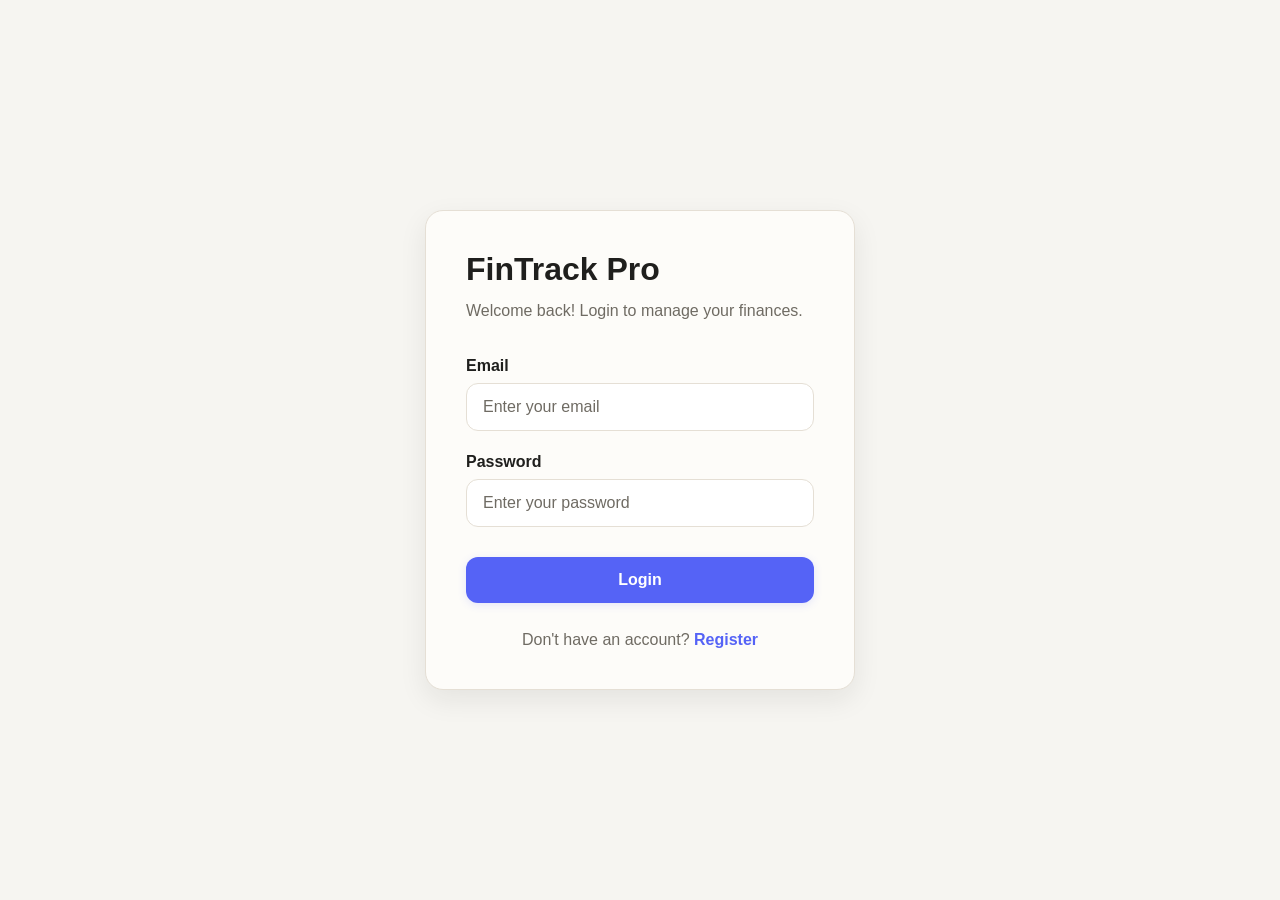
<file: index.html>
<!doctype html>
<html lang="en">
  <head>
    <meta charset="UTF-8" />
    <meta name="viewport" content="width=device-width, initial-scale=1.0" />

    <title>FinTrack Pro | Personal Finance Tracker</title>

    <meta
      name="description"
      content="FinTrack Pro is a clean personal finance tracker built with HTML, CSS, Vanilla JavaScript, Chart.js, and Local Storage."
    />

    <!-- Open Graph / LinkedIn / Facebook -->
    <meta property="og:type" content="website" />
    <meta
      property="og:title"
      content="FinTrack Pro | Personal Finance Tracker"
    />
    <meta
      property="og:description"
      content="Track income, expenses, and weekly cash flow with a clean multi-user dashboard built in HTML, CSS, and Vanilla JavaScript."
    />
    <meta
      property="og:url"
      content="https://t-harsha-vardhan.github.io/fintech-pro/"
    />
    <meta
      property="og:image"
      content="https://t-harsha-vardhan.github.io/fintech-pro/assets/images/fintrack-linkedin.png"
    />
    <meta
      property="og:image:alt"
      content="FinTrack Pro personal finance dashboard preview"
    />

    <!-- X / Twitter -->
    <meta name="twitter:card" content="summary_large_image" />
    <meta
      name="twitter:title"
      content="FinTrack Pro | Personal Finance Tracker"
    />
    <meta
      name="twitter:description"
      content="A clean multi-user personal finance tracker with income, expenses, weekly chart, filters, and Local Storage."
    />
    <meta
      name="twitter:image"
      content="https://t-harsha-vardhan.github.io/fintrack-pro/assets/images/fintrack-x.png"
    />

    <link rel="stylesheet" href="auth.css" />
  </head>

  <body>
    <div class="auth-container">
      <div class="auth-card">
        <h1>FinTrack Pro</h1>
        <p class="subtitle">Welcome back! Login to manage your finances.</p>

        <form class="login-form">
          <div class="form-group">
            <label>Email</label>
            <input
              type="email"
              class="login-email"
              placeholder="Enter your email"
            />
          </div>

          <div class="form-group">
            <label>Password</label>
            <input
              type="password"
              class="login-password"
              placeholder="Enter your password"
            />
          </div>

          <button type="submit" class="btn-primary login-btn">Login</button>
        </form>

        <p class="bottom-text">
          Don't have an account?
          <a href="register.html">Register</a>
        </p>
      </div>
    </div>

    <script src="auth.js"></script>
  </body>
</html>
</file>
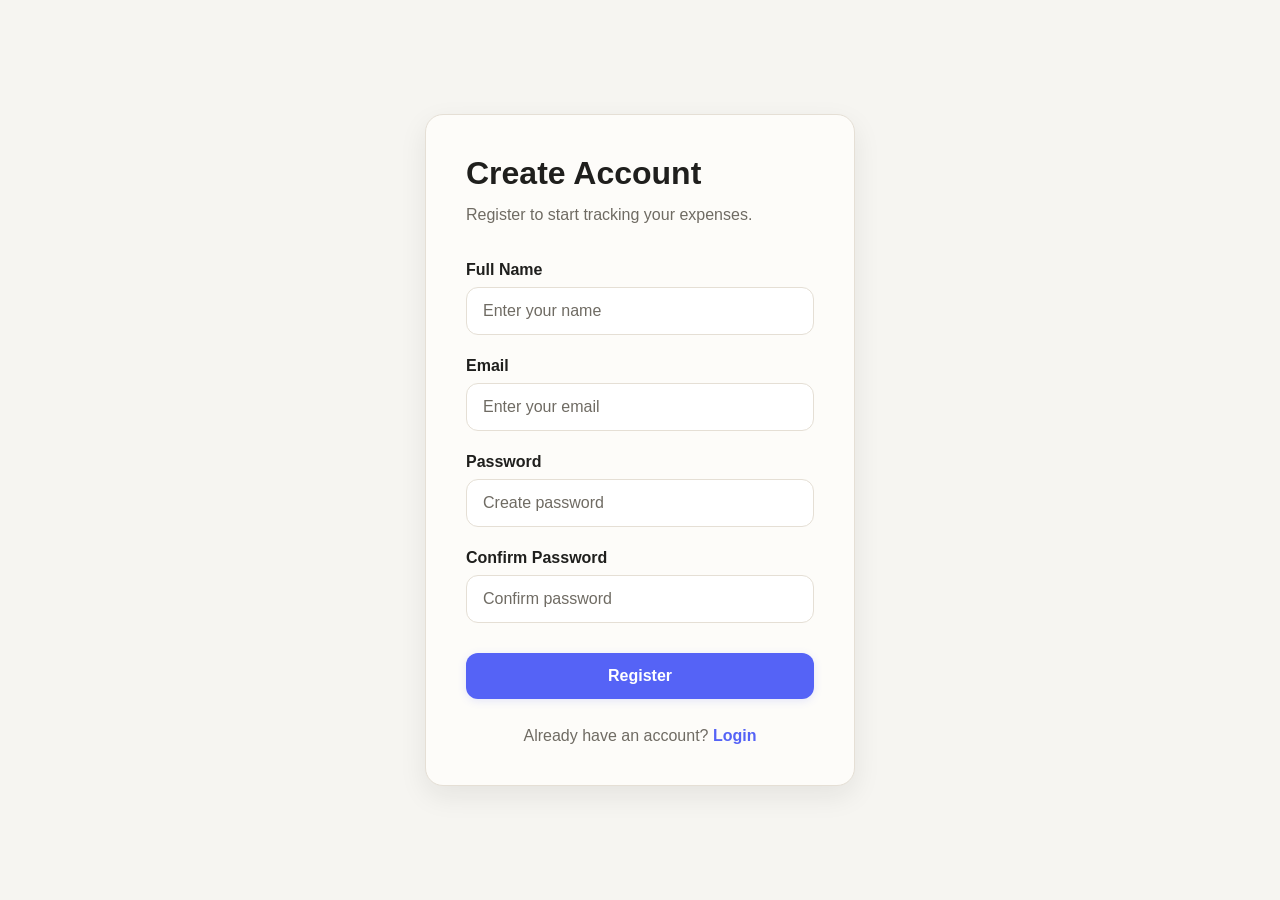
<file: register.html>
<!doctype html>
<html lang="en">
  <head>
    <meta charset="UTF-8" />
    <meta name="viewport" content="width=device-width, initial-scale=1.0" />

    <title>FinTrack Pro | Personal Finance Tracker</title>

    <meta
      name="description"
      content="FinTrack Pro is a clean personal finance tracker built with HTML, CSS, Vanilla JavaScript, Chart.js, and Local Storage."
    />

    <!-- Open Graph / LinkedIn / Facebook -->
    <meta property="og:type" content="website" />
    <meta
      property="og:title"
      content="FinTrack Pro | Personal Finance Tracker"
    />
    <meta
      property="og:description"
      content="Track income, expenses, and weekly cash flow with a clean multi-user dashboard built in HTML, CSS, and Vanilla JavaScript."
    />
    <meta
      property="og:url"
      content="https://t-harsha-vardhan.github.io/fintech-pro/"
    />
    <meta
      property="og:image"
      content="https://t-harsha-vardhan.github.io/fintech-pro/assets/images/fintrack-linkedin.png"
    />
    <meta
      property="og:image:alt"
      content="FinTrack Pro personal finance dashboard preview"
    />

    <!-- X / Twitter -->
    <meta name="twitter:card" content="summary_large_image" />
    <meta
      name="twitter:title"
      content="FinTrack Pro | Personal Finance Tracker"
    />
    <meta
      name="twitter:description"
      content="A clean multi-user personal finance tracker with income, expenses, weekly chart, filters, and Local Storage."
    />
    <meta
      name="twitter:image"
      content="https://t-harsha-vardhan.github.io/fintrack-pro/assets/images/fintrack-x.png"
    />

    <link rel="stylesheet" href="auth.css" />
  </head>

  <body>
    <div class="auth-container">
      <div class="auth-card">
        <h1>Create Account</h1>

        <p class="subtitle">Register to start tracking your expenses.</p>

        <form class="register-form">
          <div class="form-group">
            <label>Full Name</label>
            <input
              type="text"
              class="register-name"
              placeholder="Enter your name"
            />
          </div>

          <div class="form-group">
            <label>Email</label>
            <input
              type="email"
              class="register-email"
              placeholder="Enter your email"
            />
          </div>

          <div class="form-group">
            <label>Password</label>
            <input
              type="password"
              class="register-password"
              placeholder="Create password"
            />
          </div>

          <div class="form-group">
            <label>Confirm Password</label>
            <input
              type="password"
              class="confirm-password"
              placeholder="Confirm password"
            />
          </div>

          <button type="submit" class="btn-primary register-btn">
            Register
          </button>
        </form>

        <p class="bottom-text">
          Already have an account?
          <a href="index.html">Login</a>
        </p>
      </div>
    </div>

    <script src="auth.js"></script>
  </body>
</html>
</file>
<file: auth.css>
:root {
  --font-head: "Sora", sans-serif;
  --font-body: "Inter", sans-serif;

  --main: #5563f6;
  --main-hover: #4655ef;

  --good: #2ea66a;
  --bad: #d45a5a;

  --back: #f6f5f1;
  --card: #fdfcf9;
  --card-hover: #faf8f3;

  --ink: #1f1f1d;
  --ink-muted: #6f6b63;

  --line: #e5dfd5;

  --shadow-soft: 0 1px 2px rgba(20, 20, 20, 0.05);
  --shadow-solid: 0 10px 28px rgba(20, 20, 20, 0.08);

  --round: 12px;
  --ease: 0.25s ease;
}

/* Reset */

* {
  margin: 0;
  padding: 0;
  box-sizing: border-box;
}

body {
  min-height: 100vh;
  font-family: var(--font-body);
  background: var(--back);
  color: var(--ink);

  display: flex;
  justify-content: center;
  align-items: center;

  padding: 24px;
}

button,
input {
  font: inherit;
}

button {
  cursor: pointer;
  border: none;
}

input {
  outline: none;
}

a {
  text-decoration: none;
  color: inherit;
}

/* Container */

.auth-container {
  width: 100%;
  display: flex;
  justify-content: center;
  align-items: center;
}

/* Card */

.auth-card {
  width: 100%;
  max-width: 430px;

  background: var(--card);

  border: 1px solid var(--line);

  border-radius: 18px;

  padding: 40px;

  box-shadow: var(--shadow-solid);

  transition: var(--ease);
}

.auth-card:hover {
  transform: translateY(-2px);
}

/* Heading */

.auth-card h1 {
  font-size: 2rem;
  margin-bottom: 10px;
}

.subtitle {
  color: var(--ink-muted);
  margin-bottom: 34px;
  line-height: 1.6;
}

/* Form */

form {
  display: flex;
  flex-direction: column;
  gap: 22px;
}

.form-group {
  display: flex;
  flex-direction: column;
  gap: 8px;
}

.form-group label {
  font-weight: 600;
}

.form-group input {
  padding: 14px 16px;

  border: 1px solid var(--line);

  border-radius: var(--round);

  background: white;

  transition: var(--ease);
}

.form-group input:focus {
  border-color: var(--main);

  box-shadow: 0 0 0 4px rgba(85, 99, 246, 0.12);
}

.form-group input::placeholder {
  color: var(--ink-muted);
}

/* Button */

.btn-primary {
  margin-top: 8px;

  padding: 14px;

  background: var(--main);

  color: white;

  border-radius: var(--round);

  font-weight: 600;

  transition: var(--ease);

  box-shadow: 0 2px 8px rgba(85, 99, 246, 0.15);
}

.btn-primary:hover {
  background: var(--main-hover);
  transform: translateY(-1px);
}

/* Bottom Text */

.bottom-text {
  margin-top: 28px;

  text-align: center;

  color: var(--ink-muted);
}

.bottom-text a {
  color: var(--main);
  font-weight: 600;
}

.bottom-text a:hover {
  text-decoration: underline;
}

/* Responsive */

@media (max-width: 480px) {
  body {
    padding: 18px;
  }

  .auth-card {
    padding: 28px;
  }

  .auth-card h1 {
    font-size: 1.75rem;
  }
}
</file>
